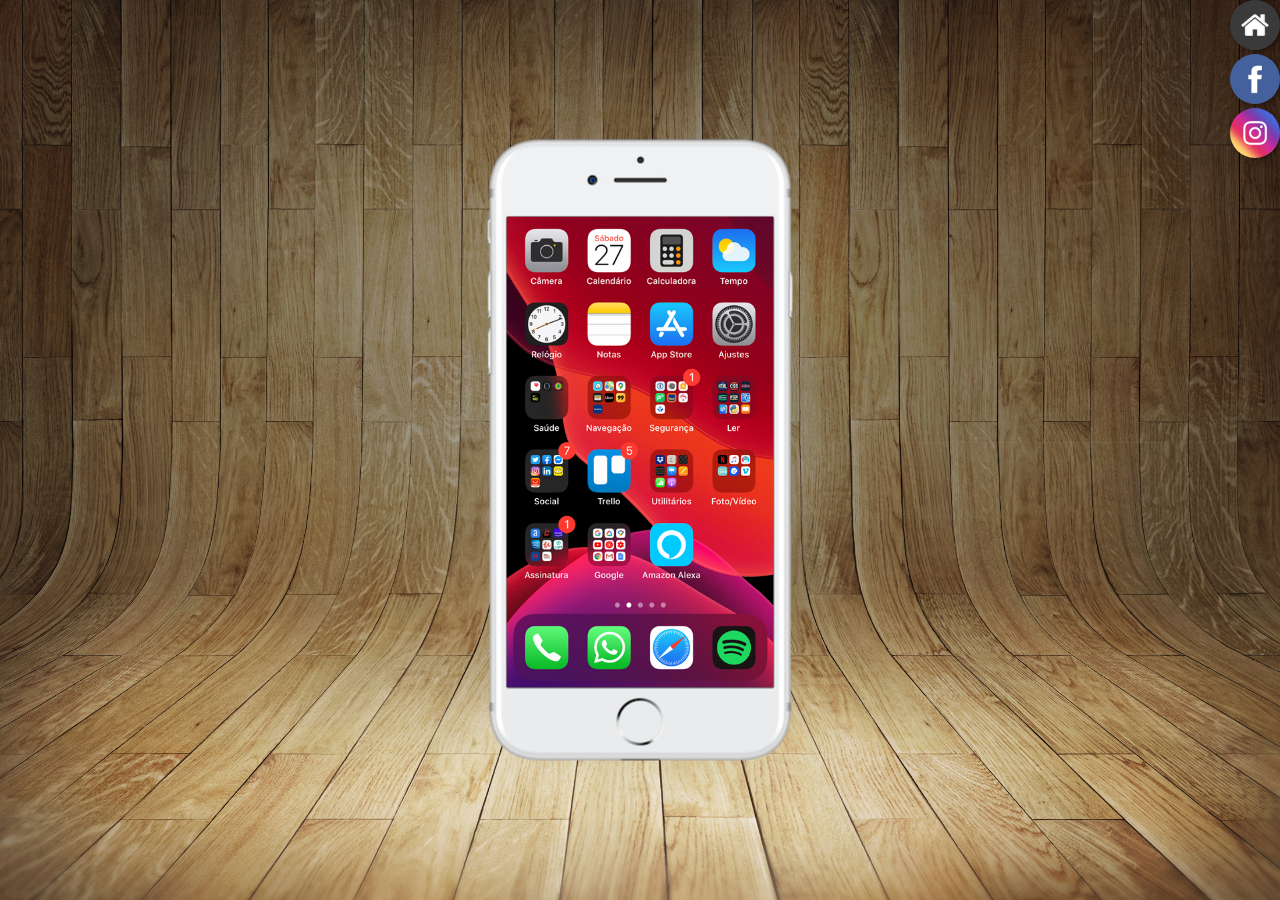
<file: index.html>
<!DOCTYPE html>
<html lang="pt-br">
<head>
    <meta charset="UTF-8">
    <meta name="viewport" content="width=device-width, initial-scale=1.0">
    <title>Meu Projeto Social</title>

    <link rel="shortcut icon" href="favicon.ico" type="image/x-icon">

    <link rel="stylesheet" href="estilos/style.css">

</head>
<body>

    <main>
        <section id="telefone">   

        <iframe src="home.html" name="tela" id="tela" frameborder="0">Seu navegador não é compatível com isso.</iframe>      
        </section>


        <section id="redes-sociais">

            <a href="home.html" target="tela"> <img src="imagens/logo-home.jpg" alt="Home"></a> <br>
            
            <a href="facebook.html" target="tela" > <img src="imagens/logo-facebook.jpg" alt=" Facebook"> </a> <br>
            
            <a href="instagram.html"target="tela"><img src="imagens/logo-instagram.jpg" alt=""></a>

            <a href=""></a>


            

        </section>

        



    </main>
   
   

    
    
</body>
</html>
</file>
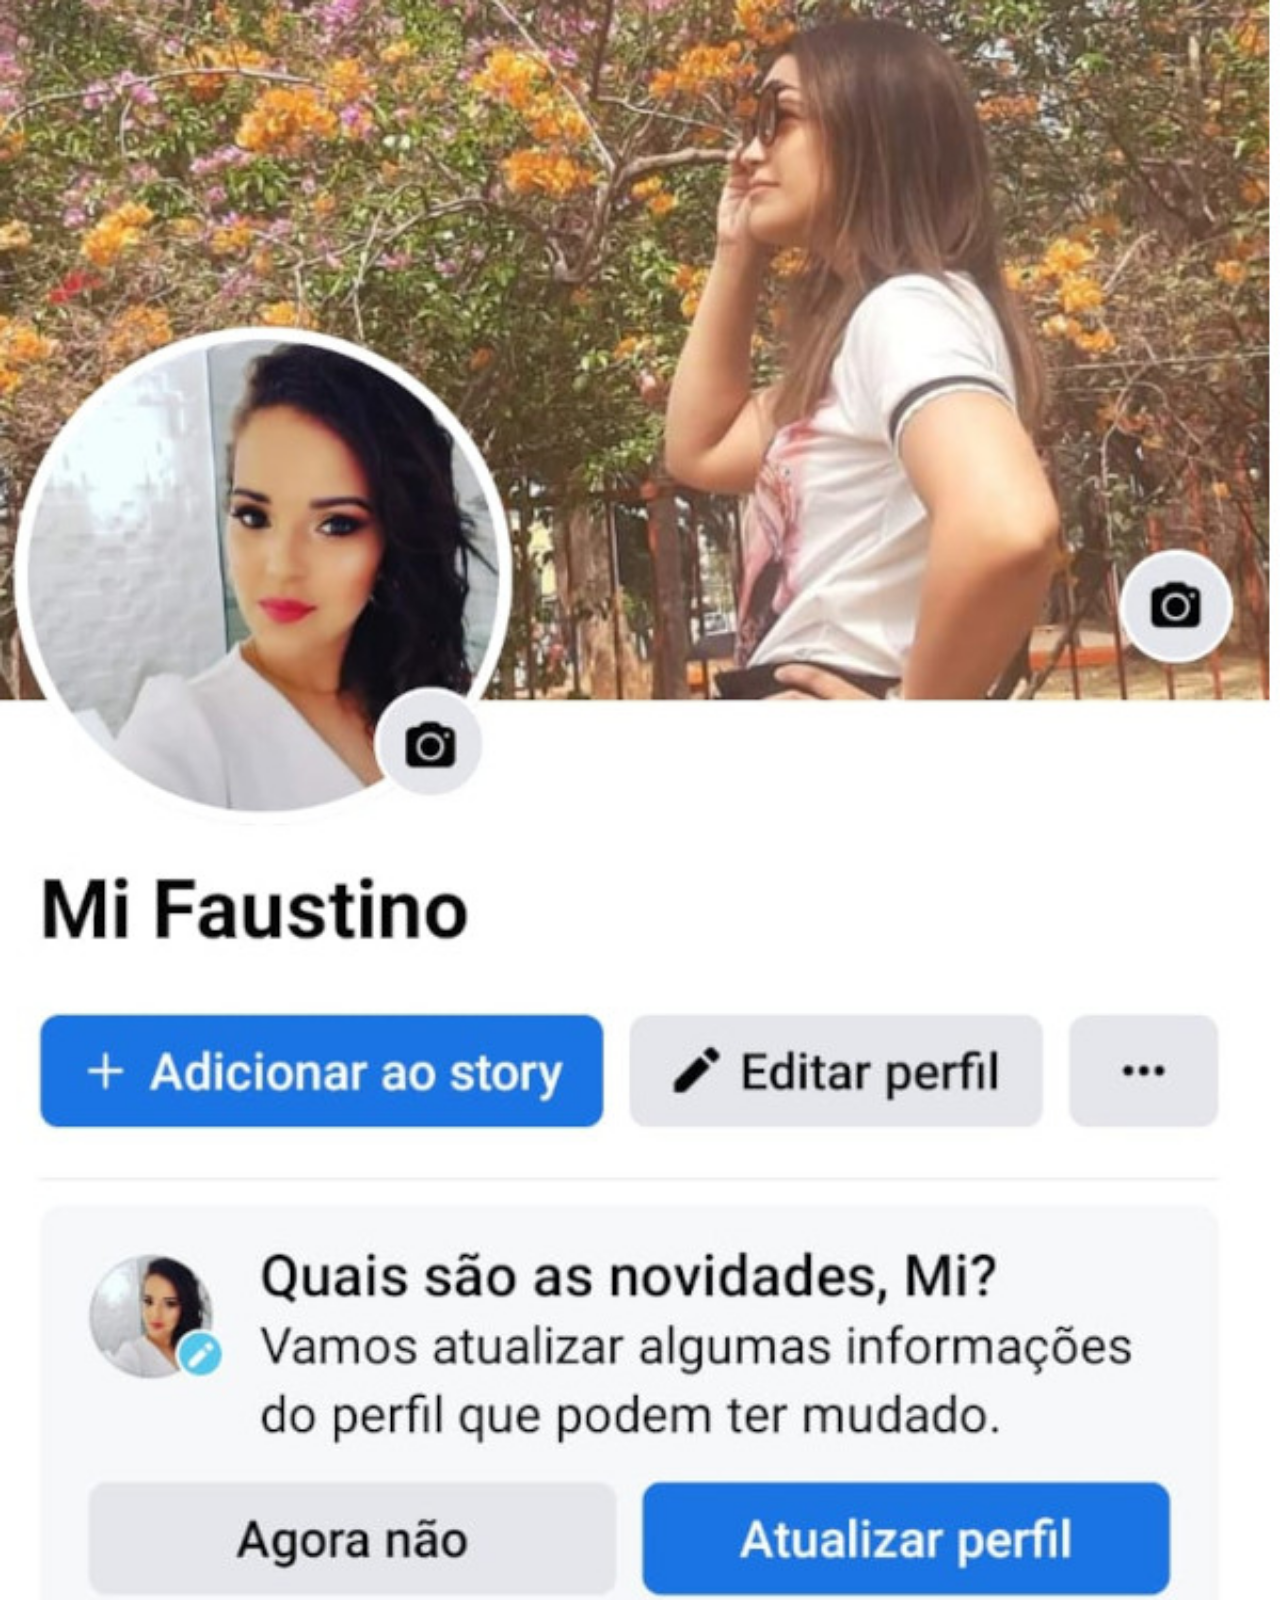
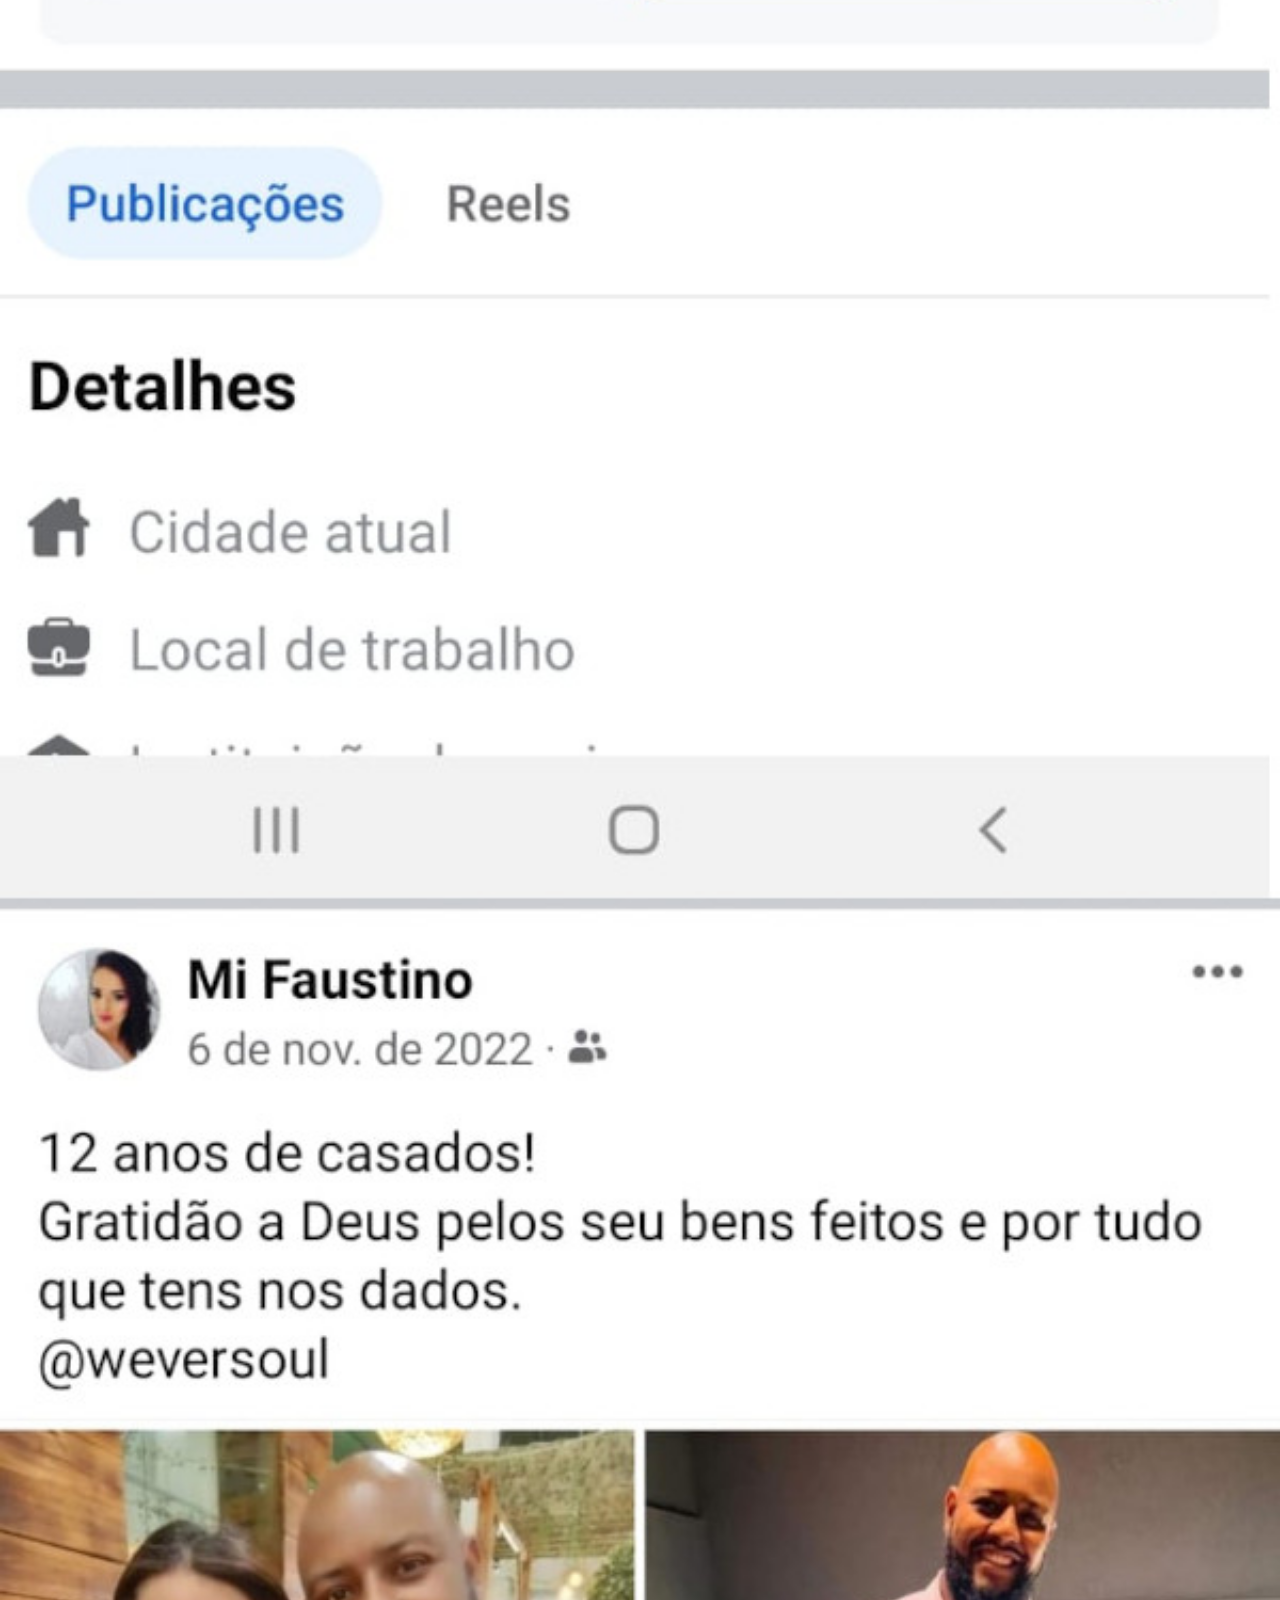
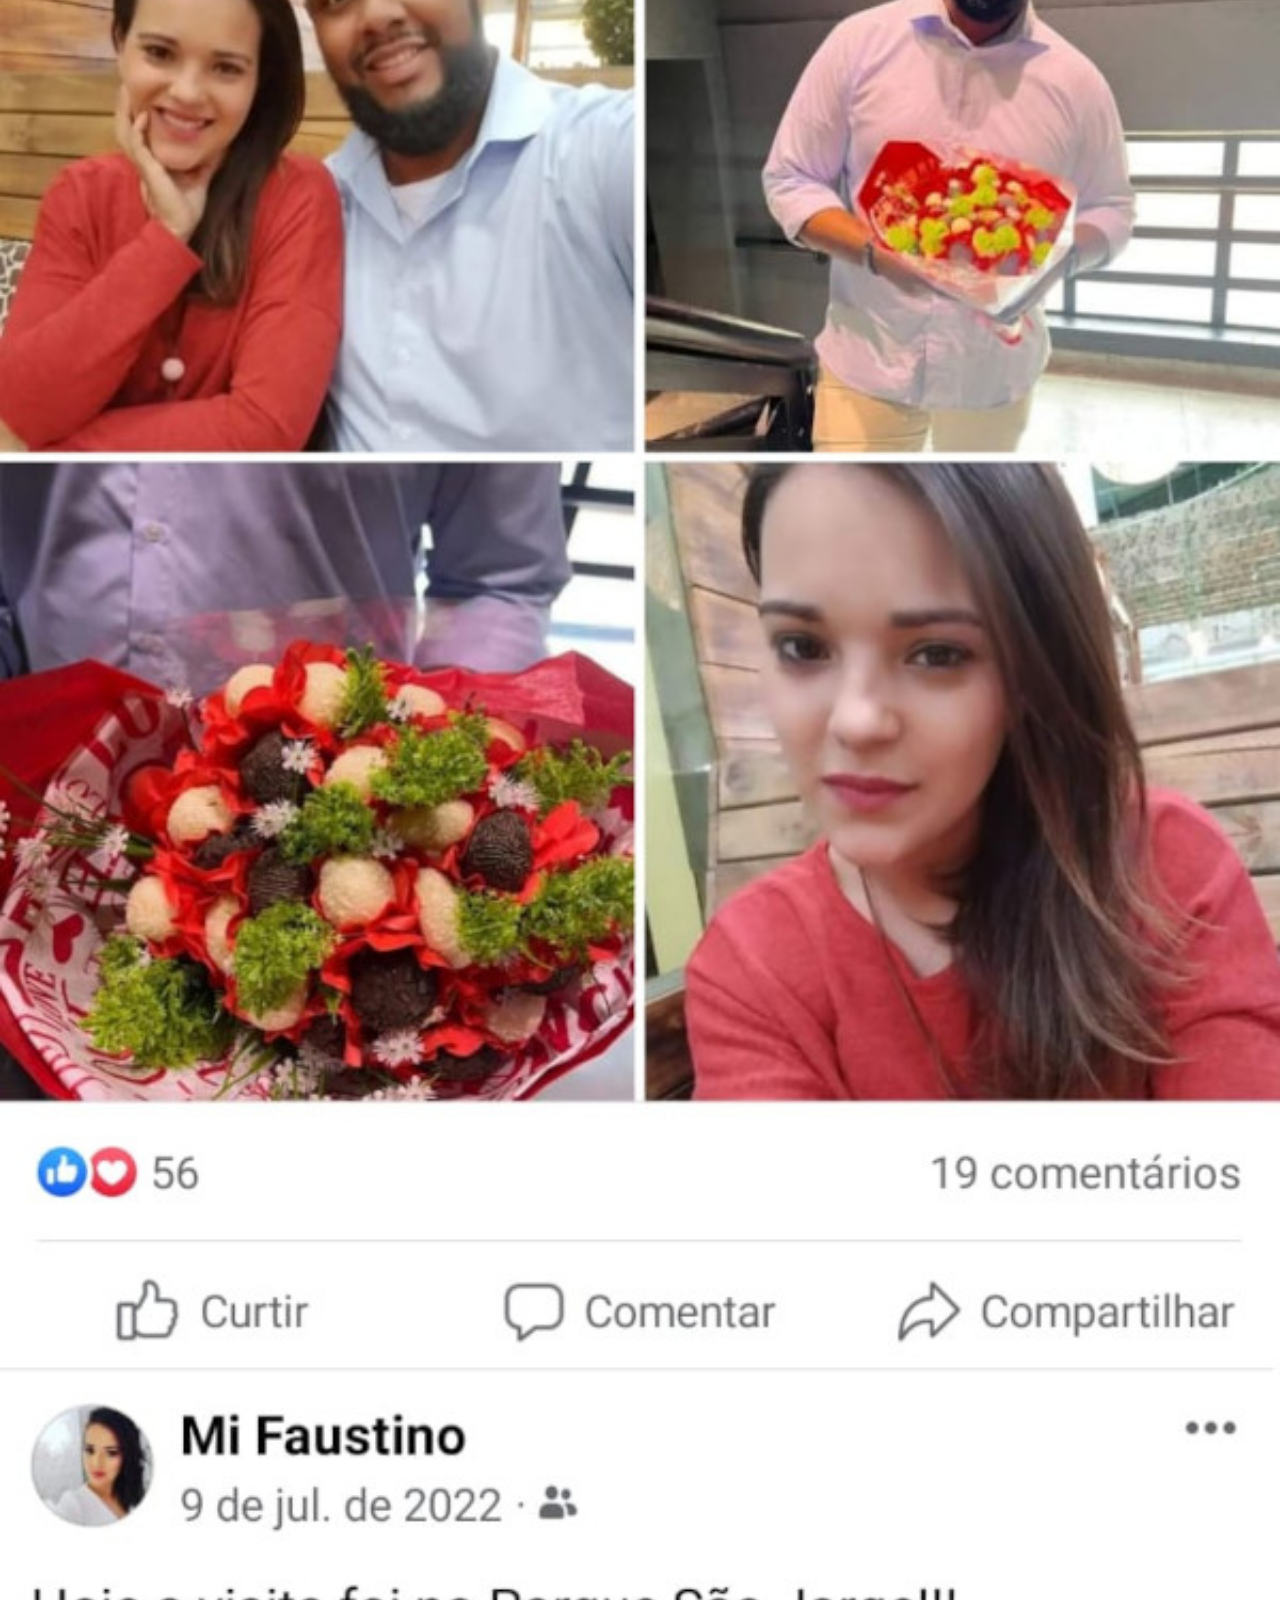
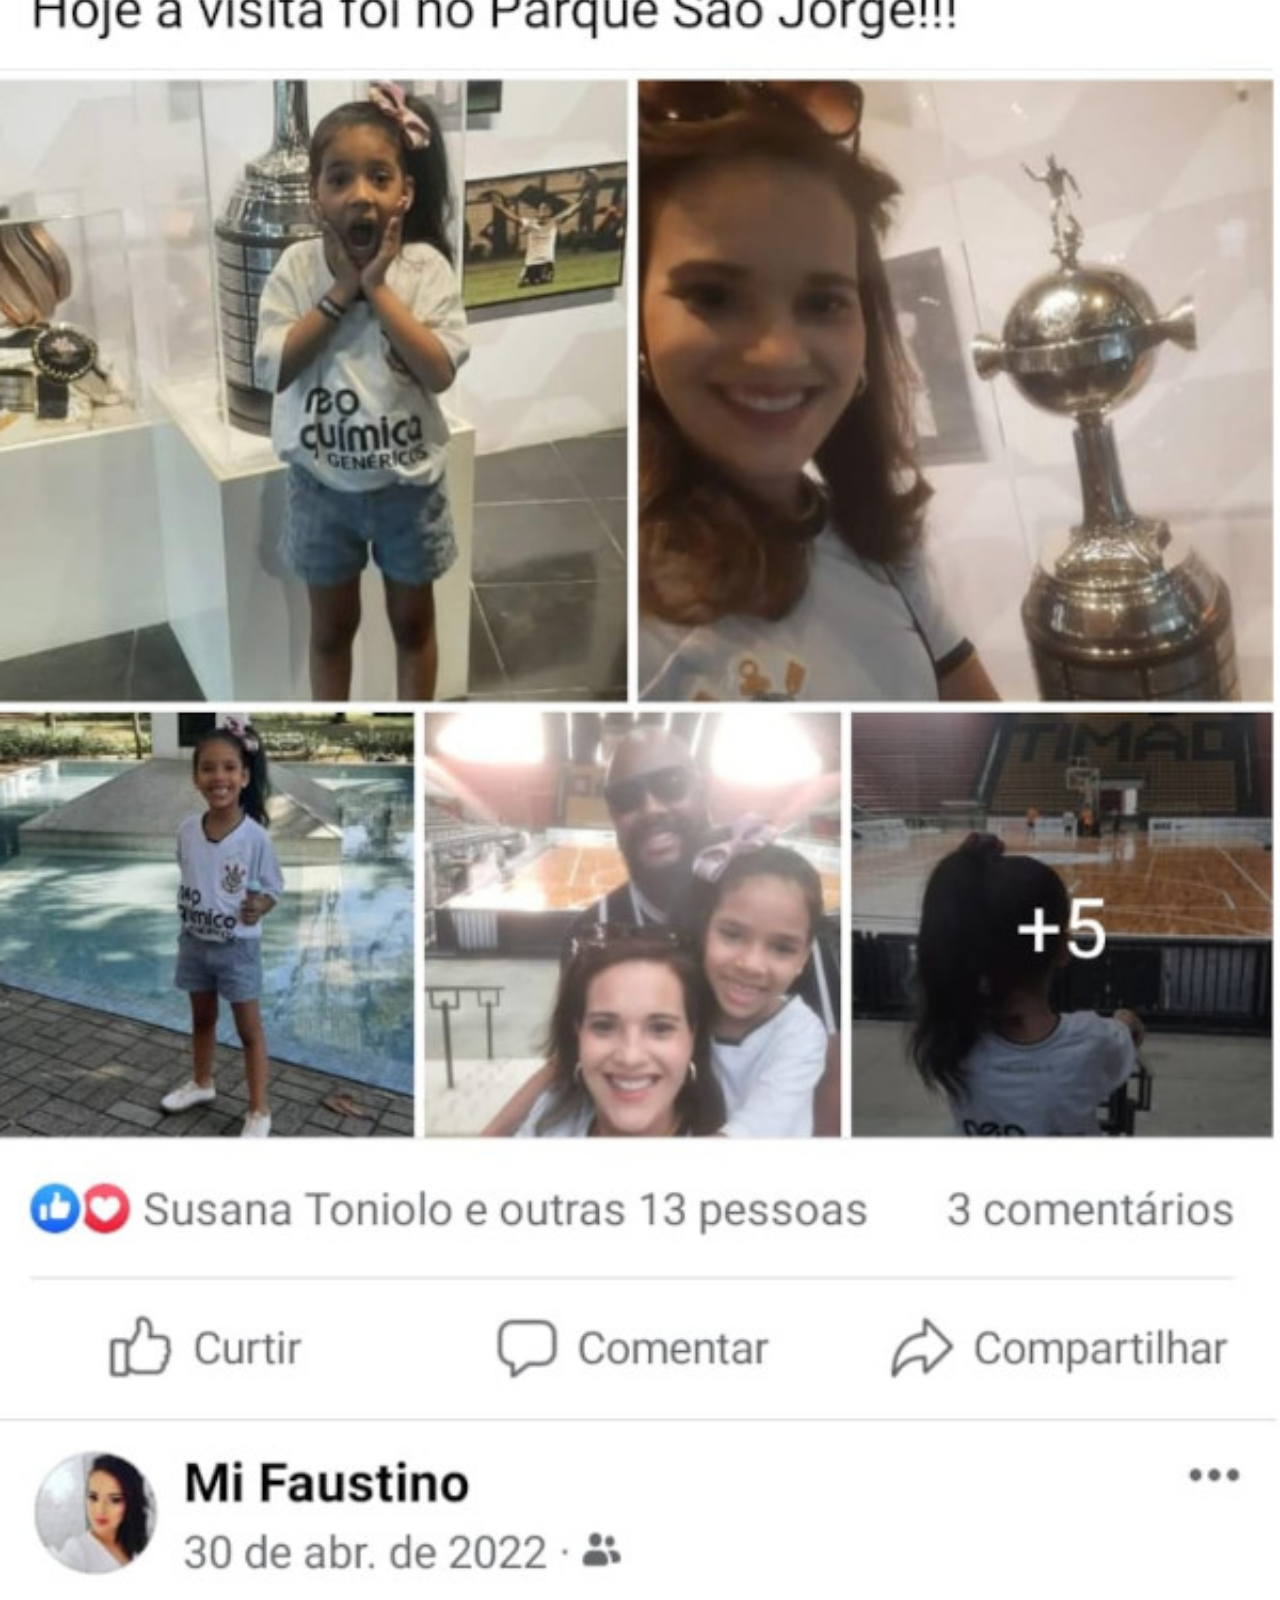
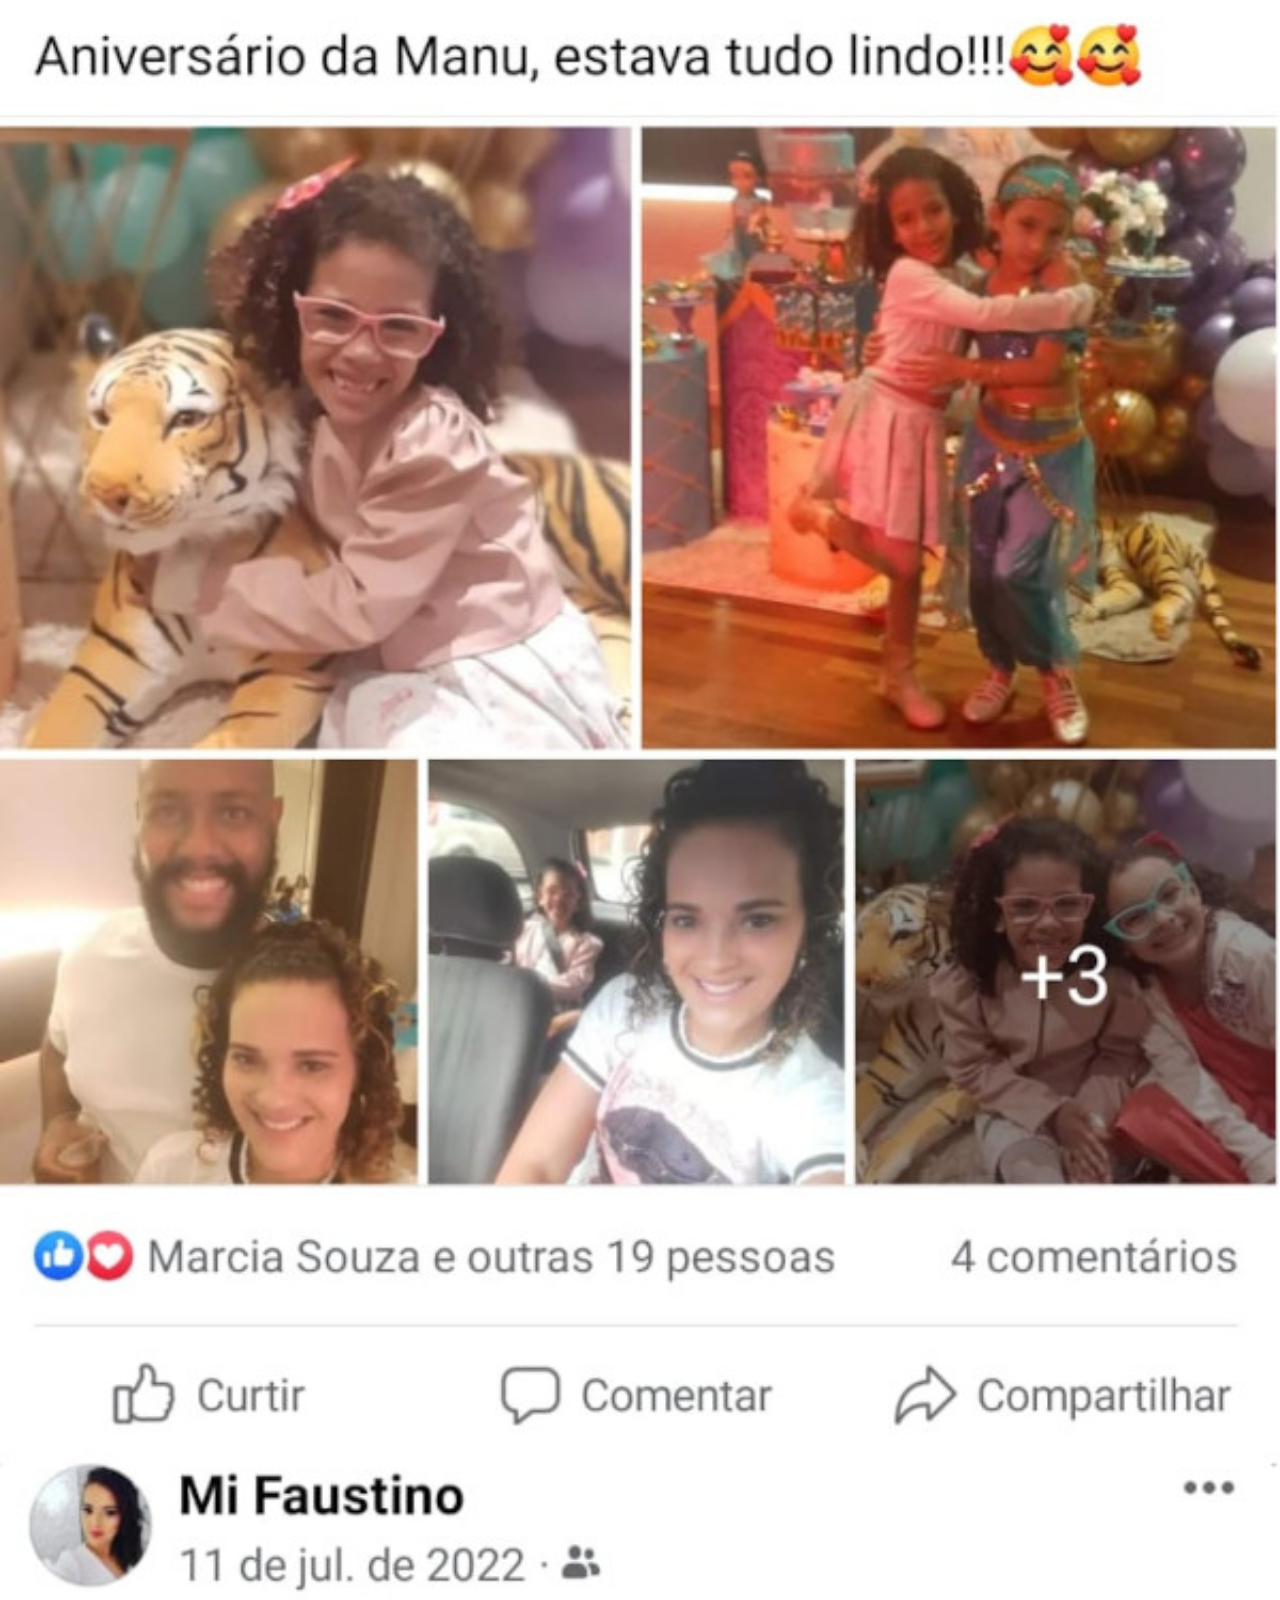
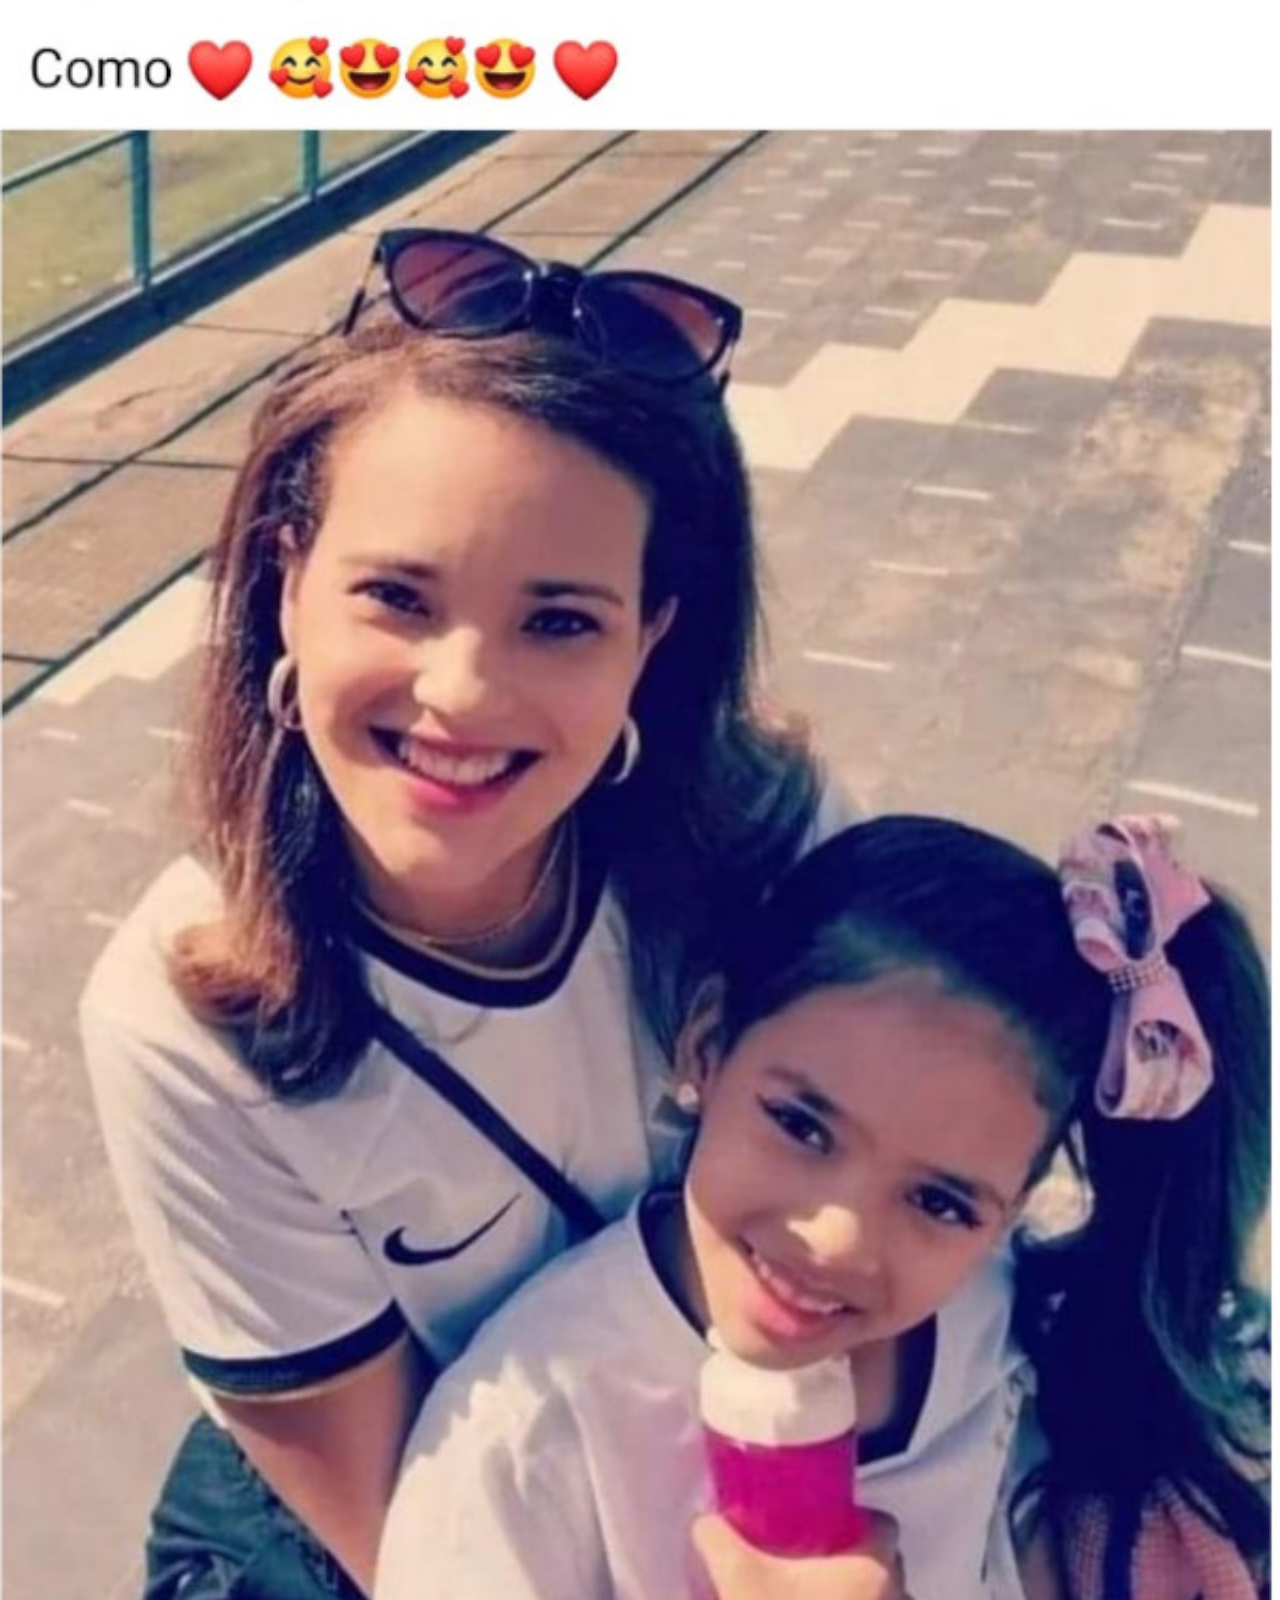
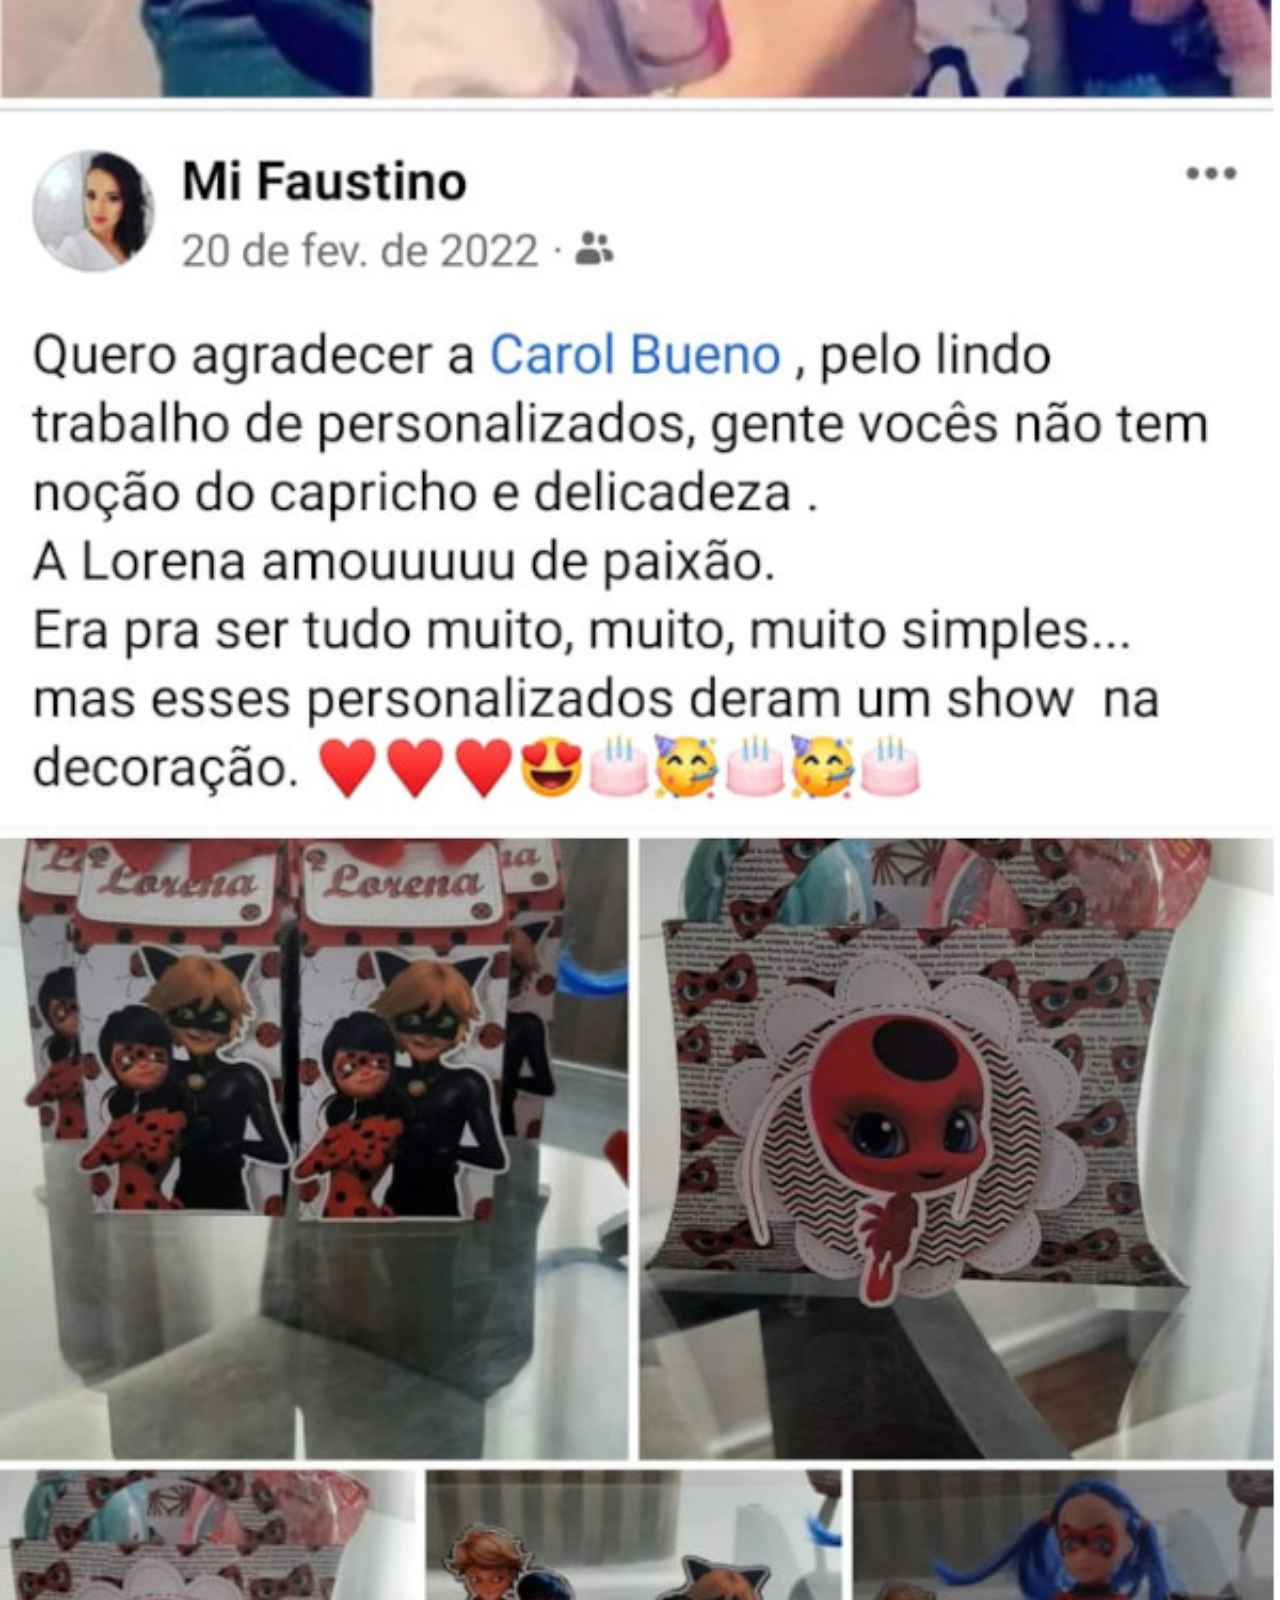
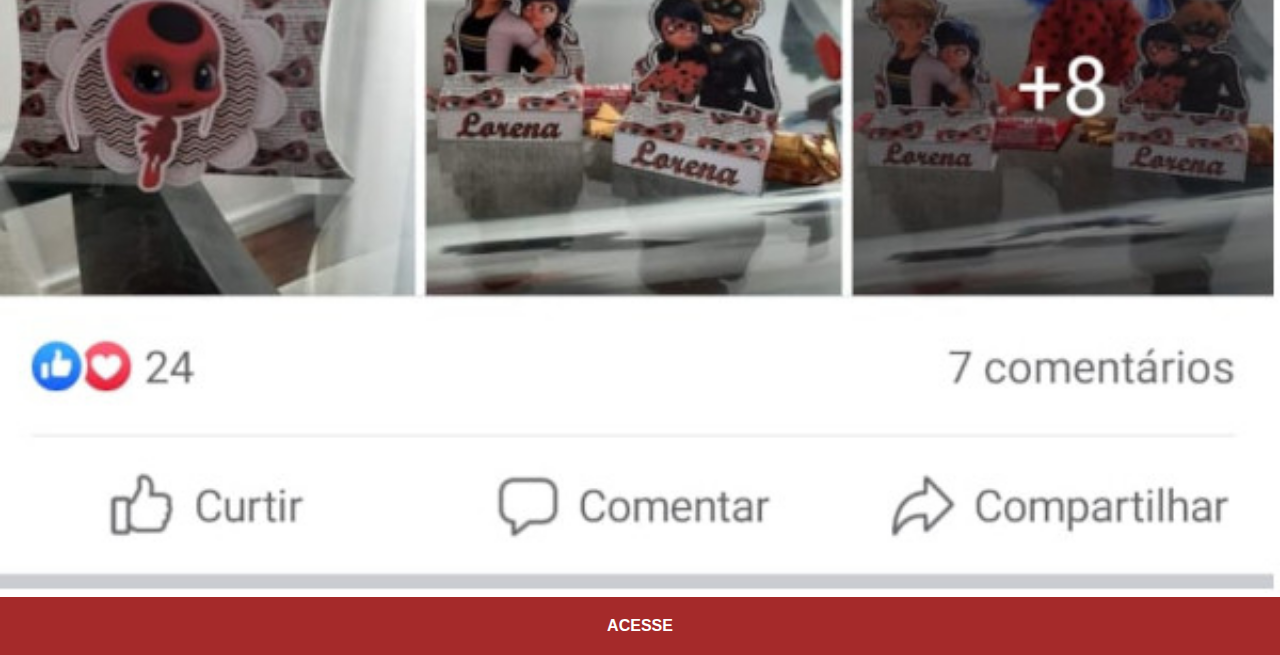
<file: facebook.html>
<!DOCTYPE html>
<html lang="pt-br">
<head>
    <meta charset="UTF-8">
    <meta name="viewport" content="width=device-width, initial-scale=1.0">
    <title>Facebook</title>

   <link rel="stylesheet" href="estilos/social.css">
    
</head>
<body>
    
    <img src="imagens/tela-facebook.jpg" alt="Facebook">

    <a href="https://pt-br.facebook.com/login/device-based/regular/login/"target="_blank">ACESSE</a>


     
</body>
</html>
</file>
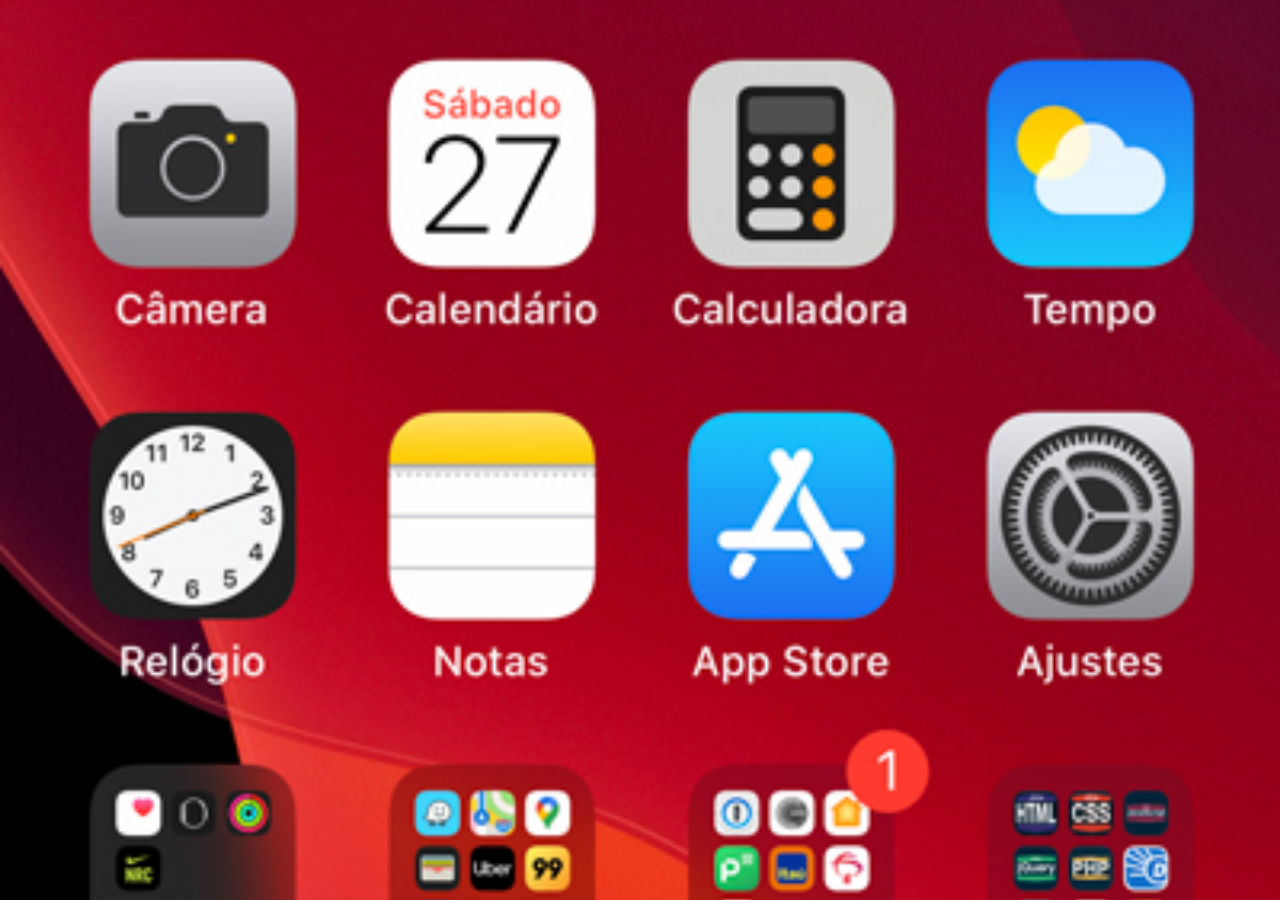
<file: home.html>
<!DOCTYPE html>
<html lang="en">
<head>
    <meta charset="UTF-8">
    <meta name="viewport" content="width=device-width, initial-scale=1.0">
    <title>Document</title>
</head>
<body>

  <style>

    *{
      margin: 0PX;
      padding: 0PX;
    }


    body{
      width: 100vw;
      height: 100vh;
      background:white url(imagens/tela-home.jpg)no-repeat top center;
     background-size: cover;
     box-shadow: 2px 2px 5px rgba(0, 0, 0, 0.501);
     
    }



   


  </style>

  
</body>
</html>
</file>
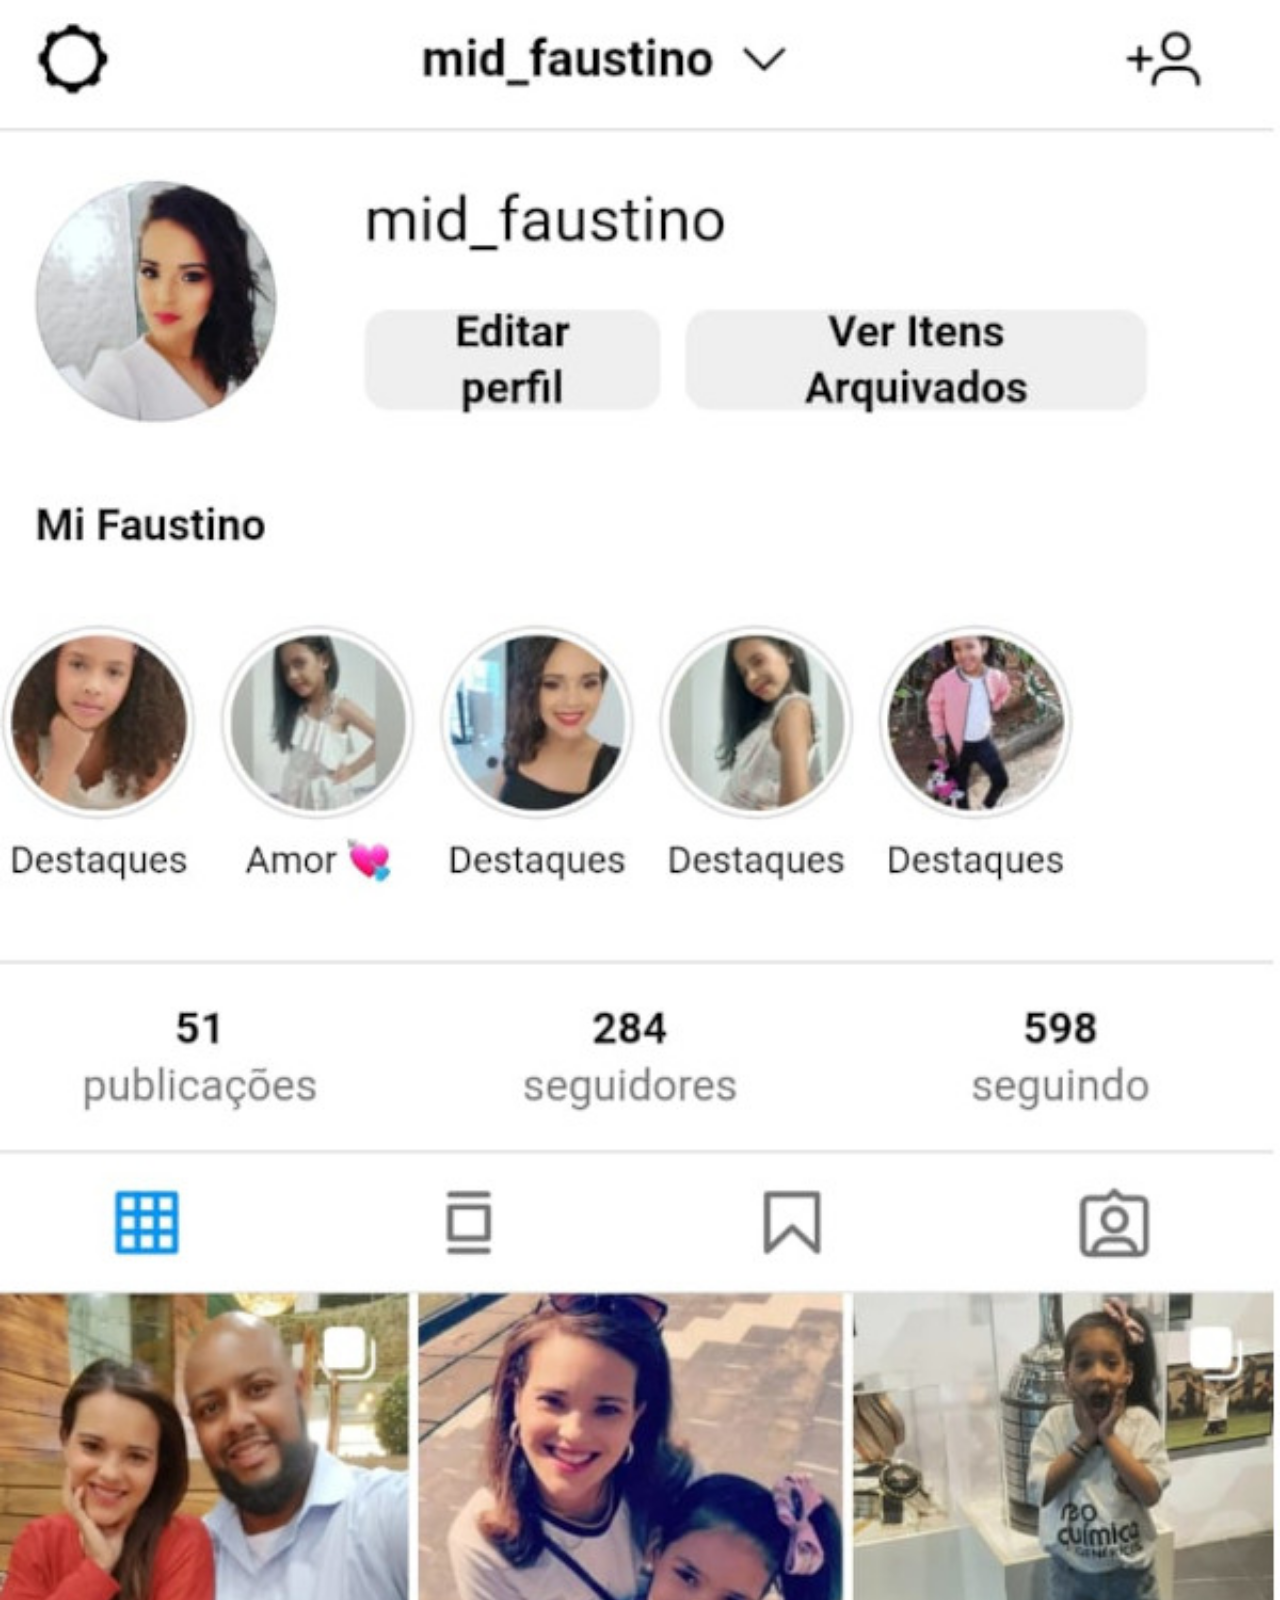
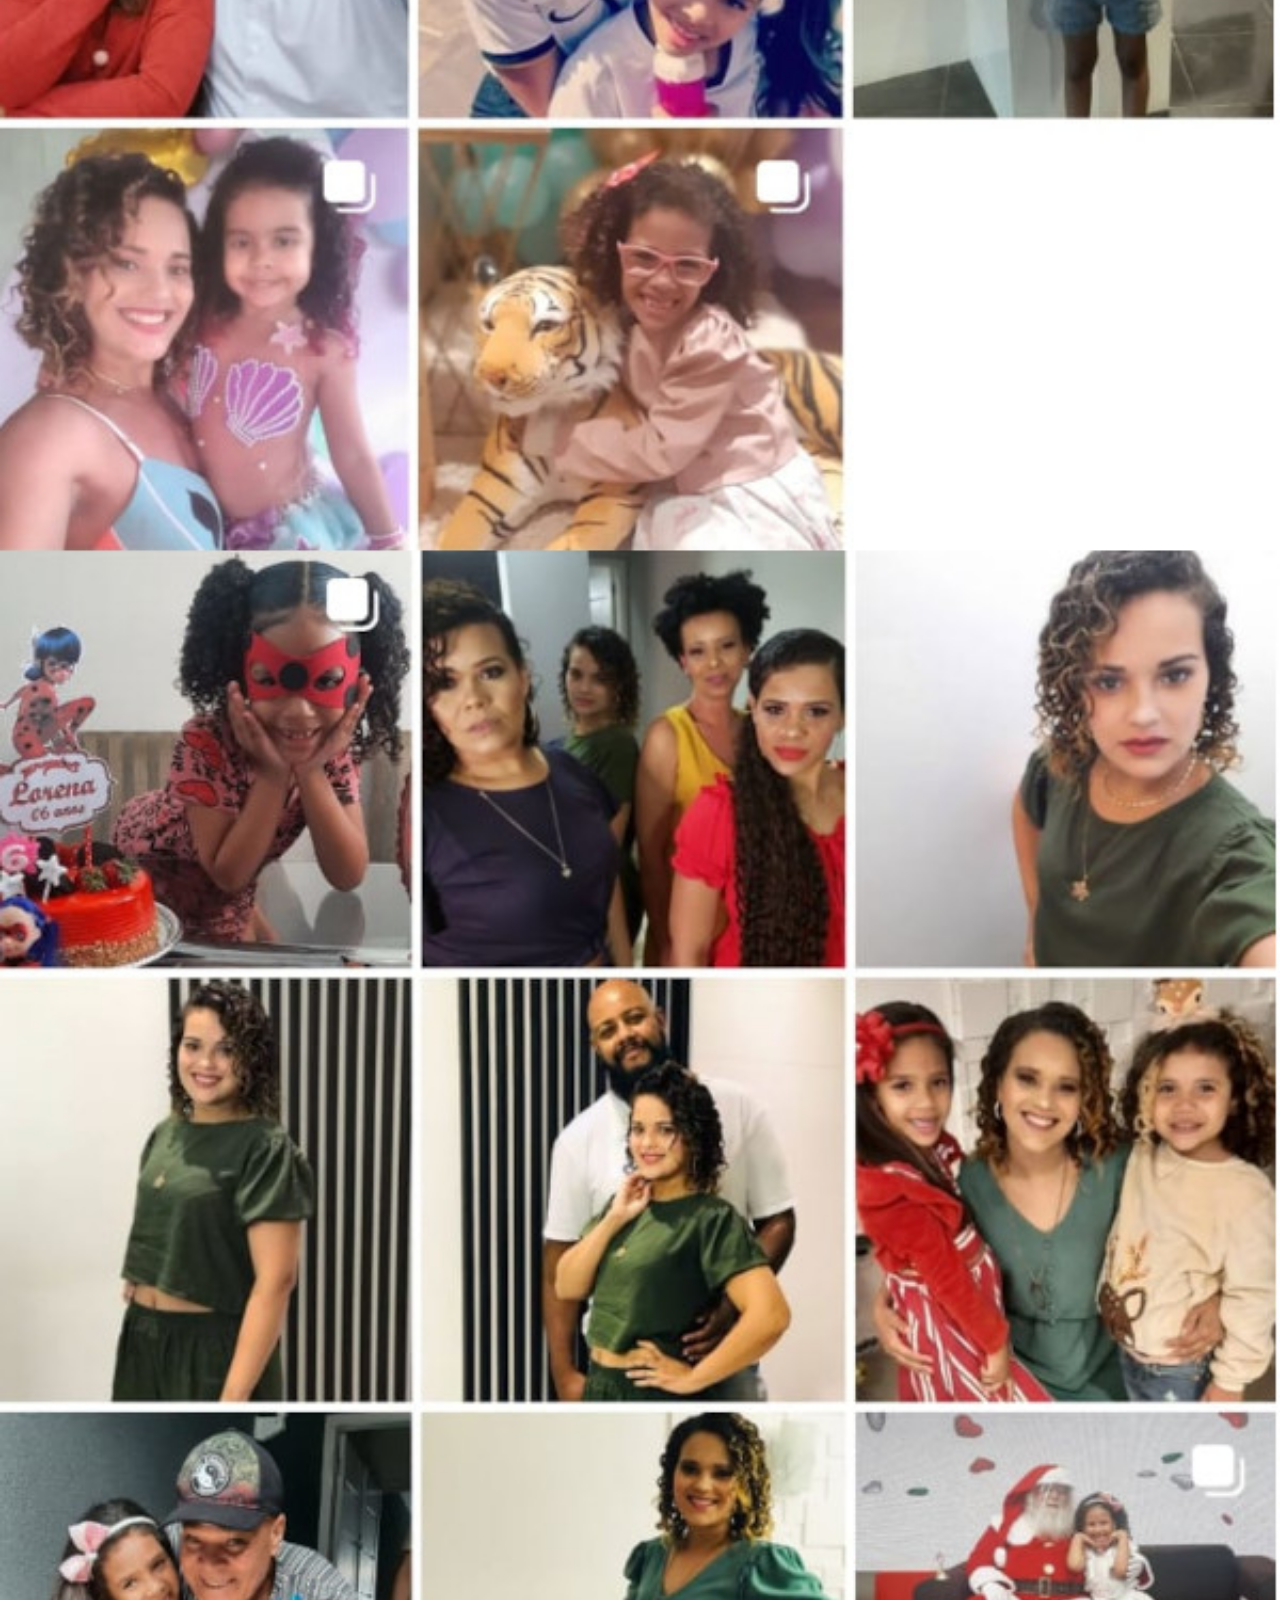
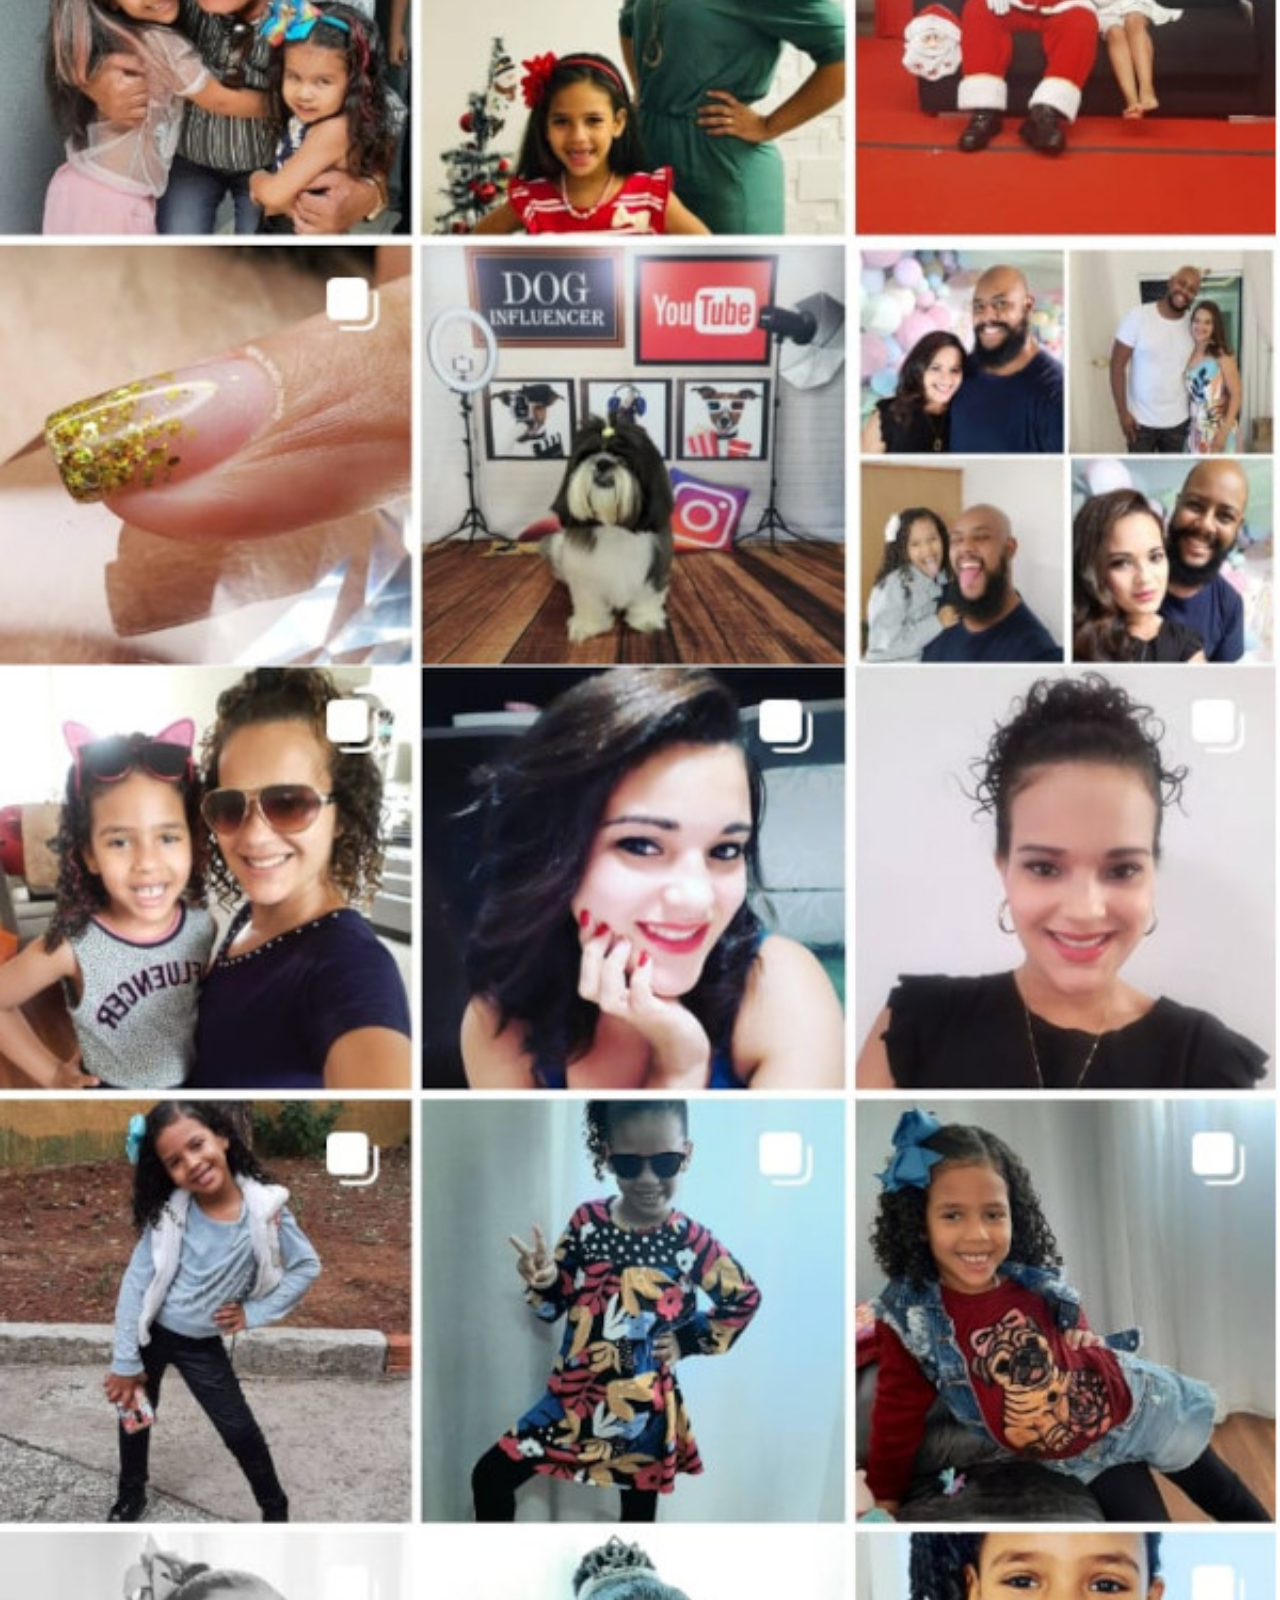
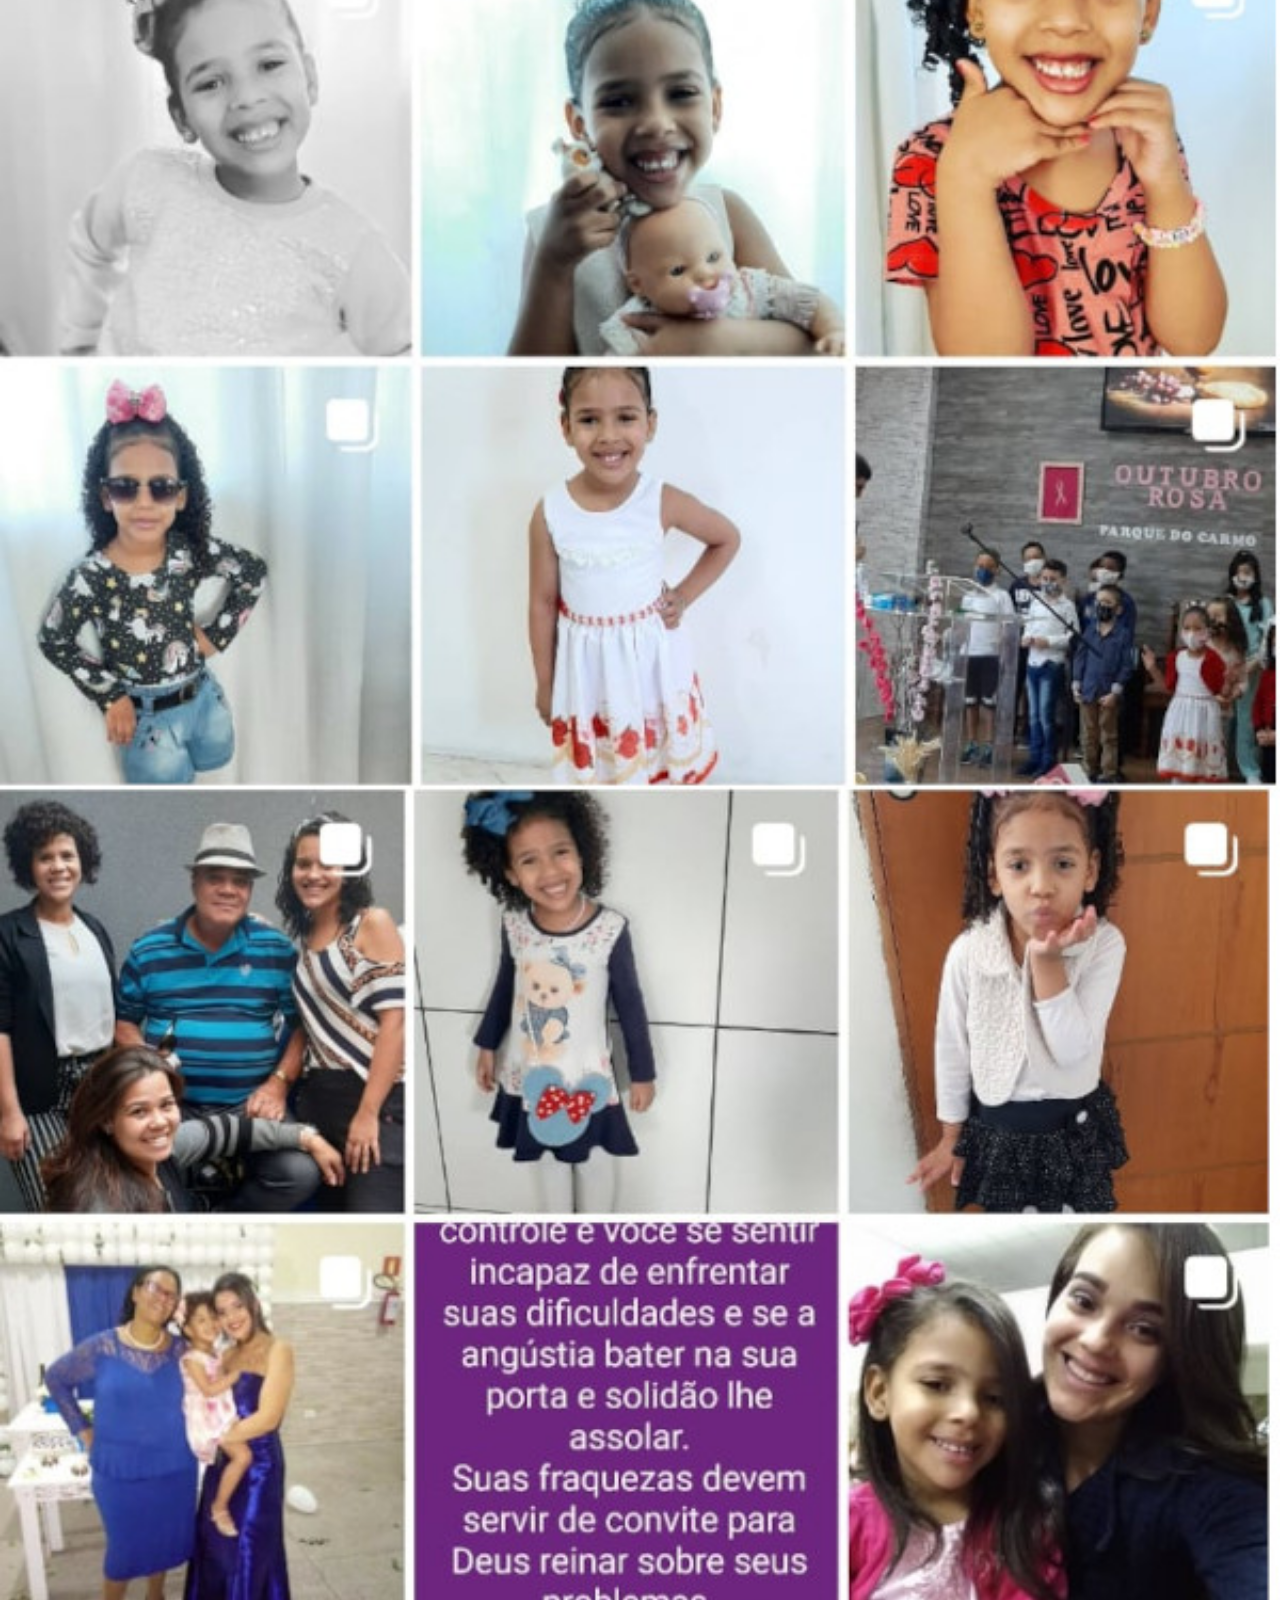
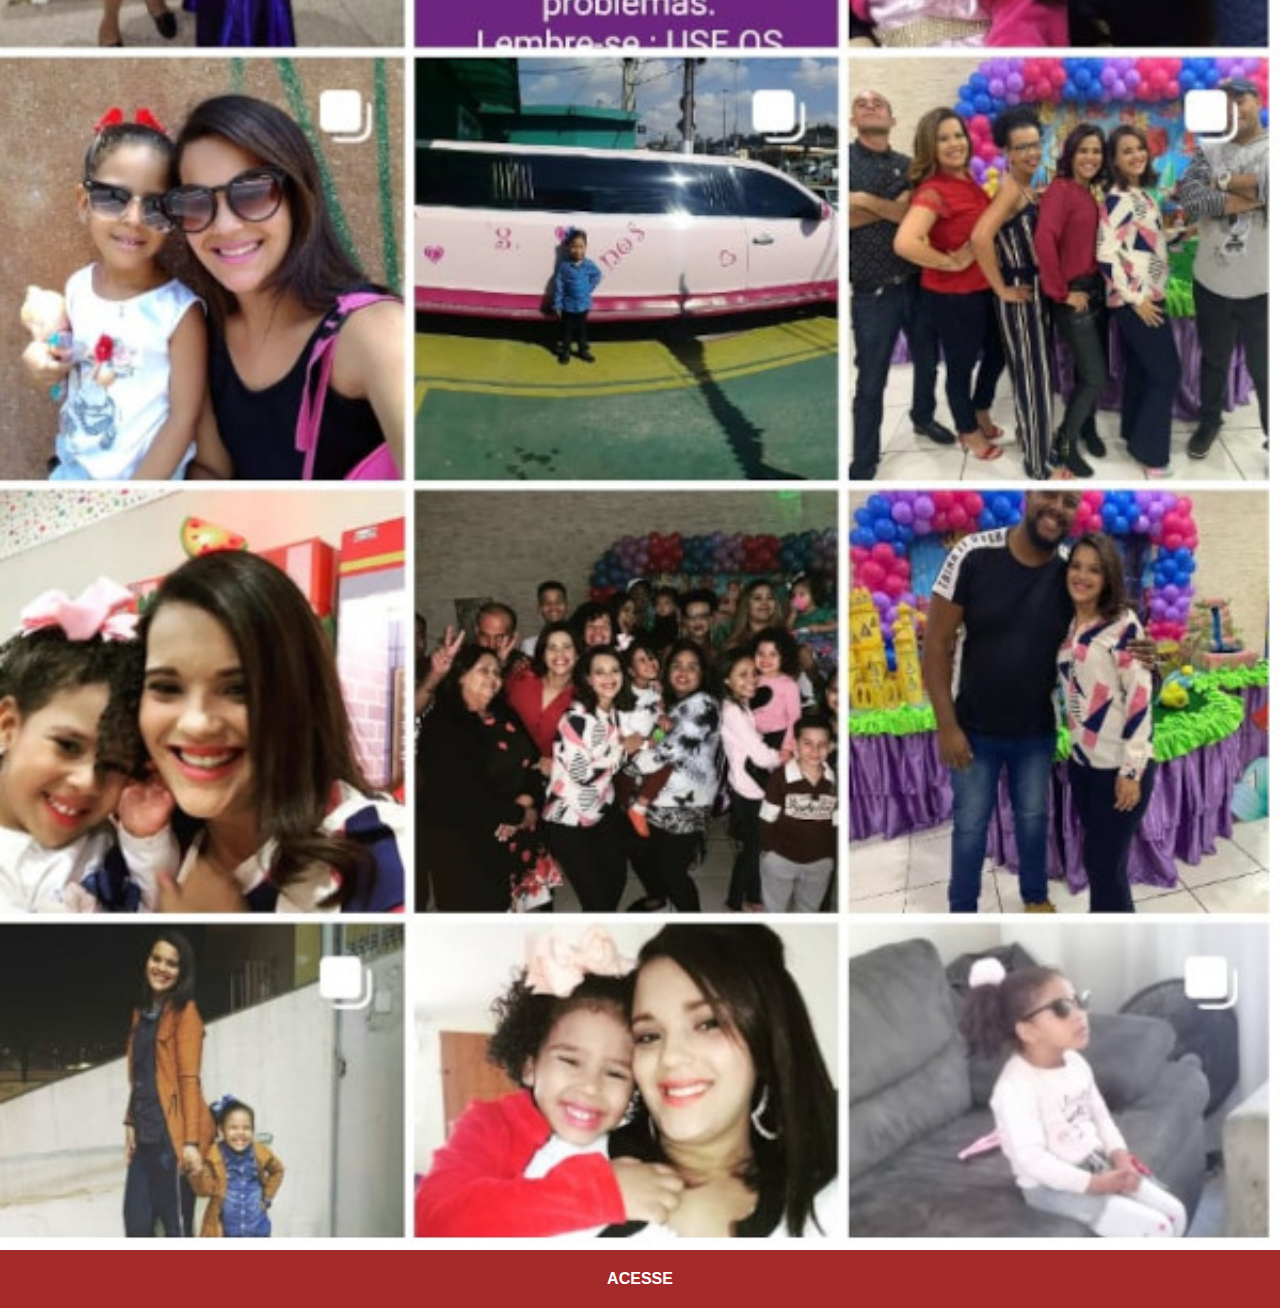
<file: instagram.html>
<!DOCTYPE html>
<html lang="pt-br">
<head>
    <meta charset="UTF-8">
    <meta name="viewport" content="width=device-width, initial-scale=1.0">
    <title>Instagram</title>
    <link rel="stylesheet" href="estilos/social.css">
</head>
<body>

    <img src="imagens/tela-instagram.jpg" alt="Instagram">

    <a href="https://www.instagram.com/accounts/login/?next=https%3A%2F%2Fwww.instagram.com%2Faccounts%2Fonetap%2F%3Fnext%3D%252F%26__coig_login%3D1">ACESSE</a>


    
</body>
</html>
</file>
<file: estilos/style.css>
@charset "UTF-8";

*{
    margin: 0px;
    padding: 0px;
    font-family: Arial, Helvetica, sans-serif;
}

html , body{
    width:100vw ;  
    height: 100vh;
    background-color: white;
    


}

body{
    background: url(../imagens/fundo-madeira.jpg)no-repeat top center;
    background-size: cover;/*cobrir a tela inteira*/
    background-attachment: fixed;
}

main{
    position: relative;
    height: 100vh;    
    

}



section#telefone{
    position: absolute;
    top: 50%; /*para posicionar no meio da tela*/
    left: 50%;/*para posicionar no meio da tela*/
    transform: translate(-50% ,-50%); /*para posicionar no meio da tela*/
    background:url(../imagens/frame-iphone.png)no-repeat ;/*imagem do telefone*/    
    height: 627px;
    width: 311px;
    
}

iframe#tela{
    position: relative;
    top: 80px;
    left: 22px;
    width: 267px;
    height: 471px;
}

section#redes-sociais{
    text-align: right;
    
}

section#redes-sociais > a > img {
    width: 50px;
    border-radius: 50%;
    box-sizing: border-box; /*para não movimentar*/
    box-shadow: 2px 2px 5px rgba(0,0,0,0.400) ;
    box-sizing: border-box;

} 



section#redes-sociais img:hover{
    border: 2px solid rgb(255,255,255, 0.637);
    transform: translate(-3px , -3px);
    transition:trasnform 1s;
   
}
</file>
<file: estilos/social.css>
@charset "UTF-8";
/* CSS para os html das redes sociais */

*{
    margin:0px;/*ficar perto do inicio*/
    padding: 0px;
    font-family: Arial, Helvetica, sans-serif;

}

::-webkit-scrollbar{ /*tirar a barra de rolagem*/
    width: 0px;
    height: 0px;
}


img{
    width: 100vw;/*100% imagem na tela*/
}

a{
    display: block;/*para mostra a palavra ACESSE em baixo*/
    background-color: brown;
    color: white;
    padding: 20px; 
    text-align: center;
   font-weight: bolder;/*letra ficar mais negrita */              
    text-decoration: none;
}


a:hover{
background-color: rgb(160, 4, 137); /*passar o mouse em cima e mudar a cor*/
color: white;
}
</file>
